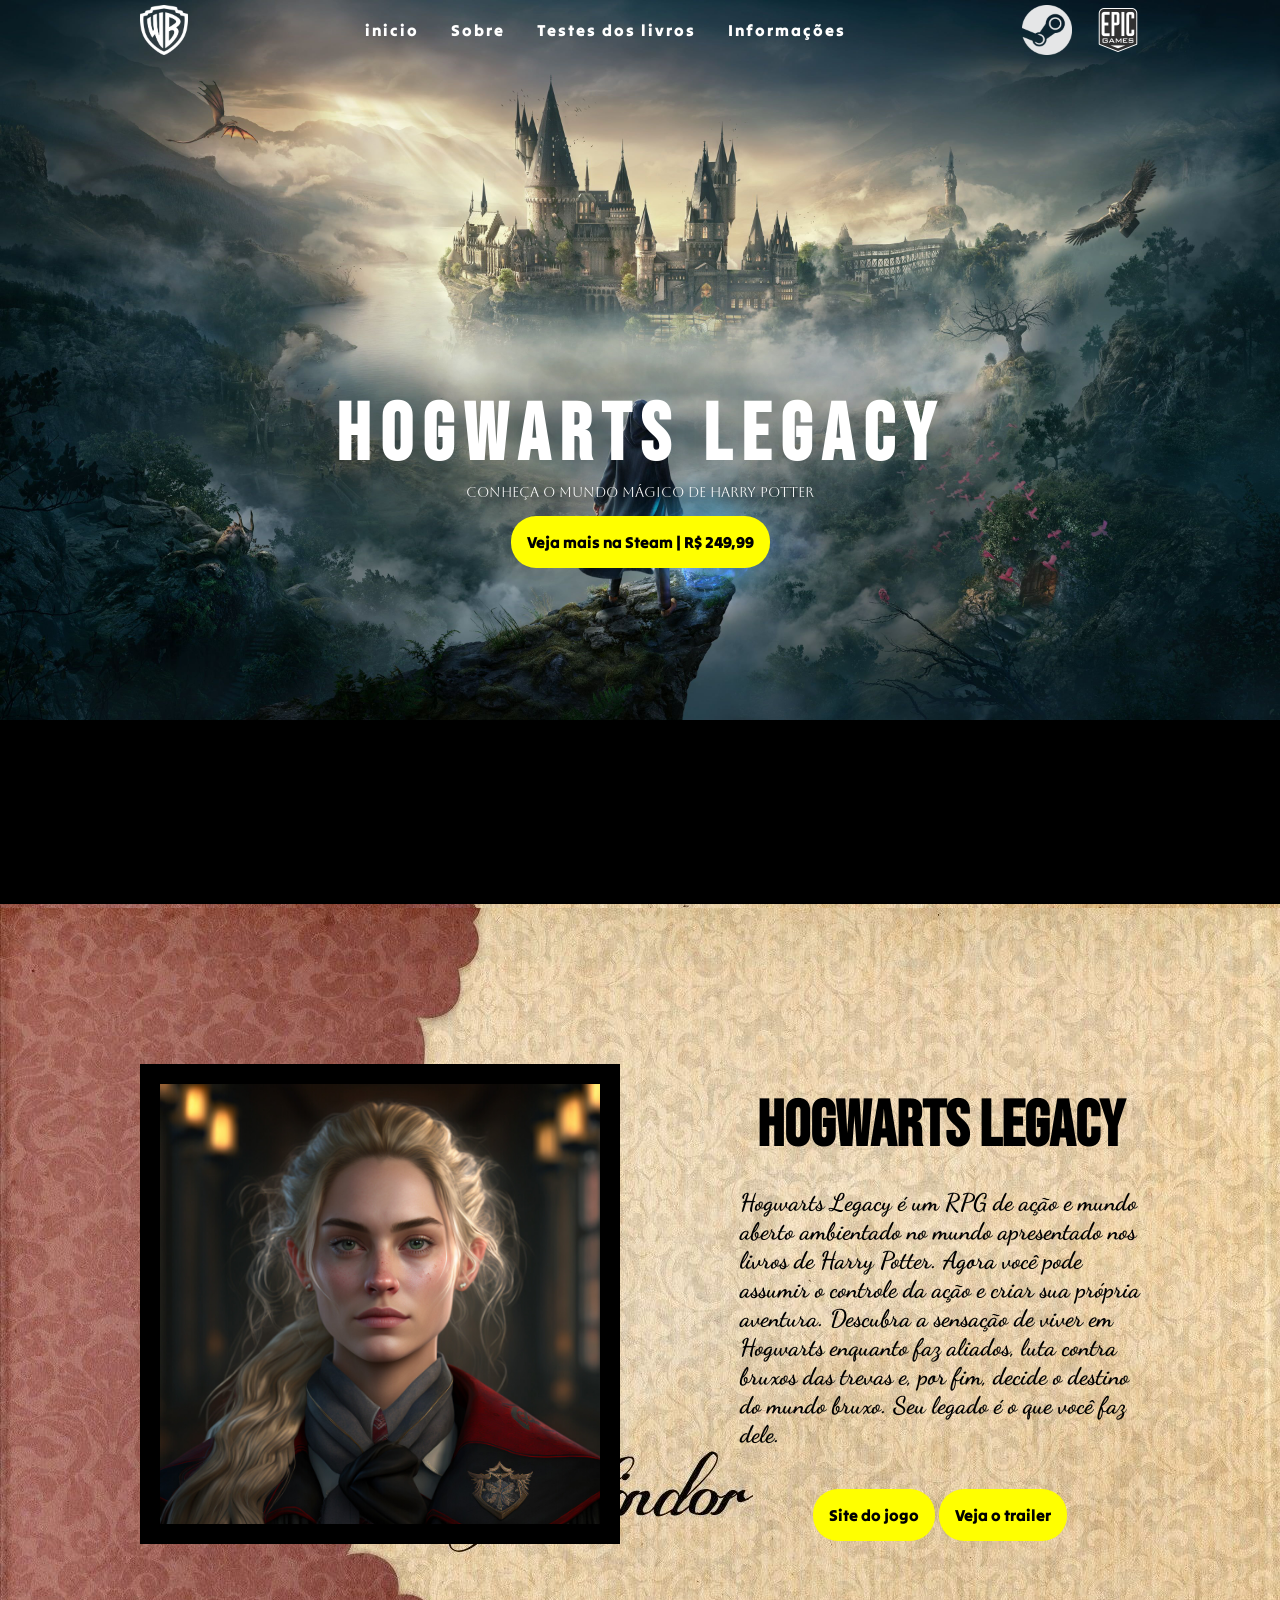
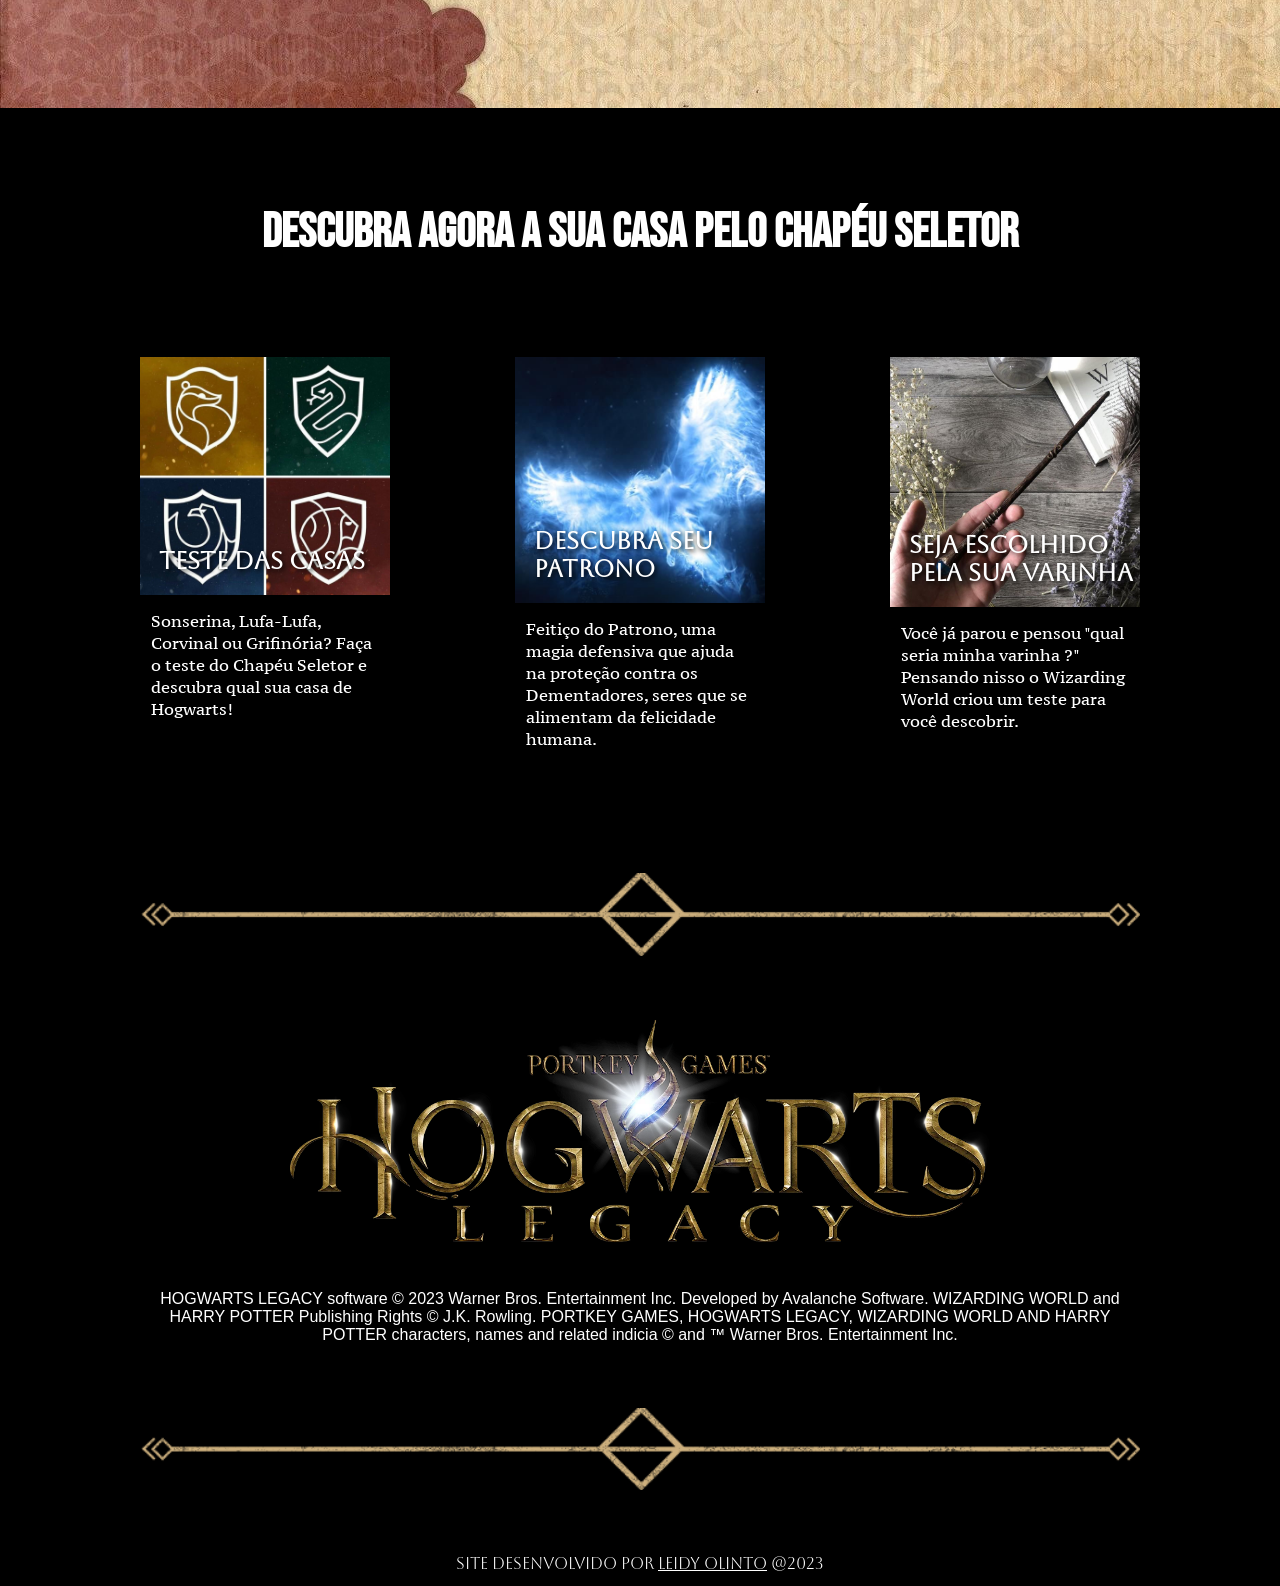
<file: index.html>
<!DOCTYPE html>
<html lang="pt-br">
<head>
    <meta charset="UTF-8">
    <meta http-equiv="X-UA-Compatible" content="IE=edge">
    <meta name="viewport" content="width=device-width, initial-scale=1.0">
    <link rel="stylesheet" href="./css/style.css">
    <link rel="stylesheet" href="./css/responsividade.css">
    <link rel="shortcut icon" href="./img/favicon.ico" type="image/x-icon">
    <title>Hogwarts Legacy</title>
</head>
<body onresize="verificaMenu()">
    <!-- accio desenvolvedor!! -->
    <header id="menu">
        <img class="remove-img" src="./img/pngwing.com.png" alt="logo warner bros">
        <nav>
            <ul class="lista">
                <li><a href="#inicio">inicio</a></li>
                <li><a href="#sobre">Sobre</a></li>
                <li><a href="#testes">Testes dos livros</a></li>
                <li><a href="#info">Informações</a></li>
            </ul>
        </nav>
        <div class="header-imgs">
            <a href="https://store.steampowered.com/app/990080/Hogwarts_Legacy/" 
            target="_blank">
            <abbr title="ver jogo na loja da steam"><img 
                src="./img/pngwing.com (1).png" alt="logo steam">
            </abbr>
        </a>
            <a href="https://store.epicgames.com/pt-BR/p/hogwarts-legacy"
                target="_blank">
                <abbr title="ver jogo na loja da epic games">
                <img src="./img/pngwing.com (2).png" 
                alt="logo epic">
            </abbr>
        </a>
        </div>
    </header>
    <div class="menu-mobile" id="botao-responsivo">
        <div class="line1 linha"></div>
        <div class="line2 linha"></div>
        <div class="line3 linha"></div>
    </div>
    <main>
        <section class="inicio" id="inicio">
            <div class="container-inicio">
                <div class="inicio-introducao">
                    <h1>HOGWARTS LEGACY</h1>
                    <p>conheça o mundo mágico de Harry Potter</p>
                </div>
                <a href="https://store.steampowered.com/app/990080/Hogwarts_Legacy/"
                 target="_blank" class="btn-amarelo">Veja mais na Steam | R$ 249,99</a>
            </div>
        </section>
        <section class="sobre" id="sobre">
            <div class="container-sobre">
                <abbr title="customização de possivel protagonista do jogo">
                    <img class="imagem" src="./img/Hogwarts Legacy, Artintelart.png"
                     alt="imagem aluna hogwarts legacy">
                    </abbr>
                <article class="info-sobre">
                    <h1>Hogwarts Legacy</h1>
                    <p>
                        Hogwarts Legacy é um RPG de ação e mundo aberto
                         ambientado no mundo apresentado nos livros de Harry Potter.
                          Agora você pode assumir o controle da ação e criar sua própria aventura.
                           Descubra a sensação de viver em Hogwarts enquanto faz aliados,
                            luta contra bruxos das trevas e, por fim, decide o destino do mundo bruxo. 
                            Seu legado é o que você faz dele.
                    </p>
                    <div class="ancora-info">
                        <a href="https://www.hogwartslegacy.com/pt-br" 
                        target="_blank" class="btn-amarelo">Site do jogo</a>
                        <a class="btn-amarelo botao-trailer">Veja o trailer</a>
                    </div>
                   
                    <div class="modal">
                        <div class="conteudo-modal">
                            <span class="fechar-modal">X</span>
                            <iframe id="video" width="560" height="315" 
                            src="https://www.youtube.com/embed/78CP8na1Fpo" 
                            title="trailer oficial" 
                            frameborder="1" 
                            allow="accelerometer; autoplay; clipboard-write;
                             encrypted-media; gyroscope; picture-in-picture"
                            allowfullscreen>
                        </iframe>
                        </div>
                    </div>
                </article>
            </div>
        </section>
        <section class="testes">
            <div class="testes-titulo" id="testes">
                <h1 class="container-titulo">Descubra agora a sua casa pelo chapéu seletor</h1>
            </div>
            <aside class="cards-testes">
                <div class="card-hp">
                    <div class="card-hp-div">
                        <a href="https://my.wizardingworld.com/sorting-hat/question-1"
                        target="_blank">
                        <img class="img-card"
                         src="./img/download (5).jpeg" alt="Teste das Casas">
                        </a>
                        <h2>Teste das Casas</h2>
                    </div>
                    <p>Sonserina, Lufa-Lufa, Corvinal ou Grifinória? 
                         Faça o teste do Chapéu Seletor e descubra qual sua casa de Hogwarts!
                    </p>
                </div>
                <div class="card-hp">
                    <div class="card-hp-div">
                        <a href="https://my.wizardingworld.com/patronus" 
                            target="_blank">
                            <img class="img-card"
                            src="./img/Quiz_ What’s Your Harry Potter Patronus_.jpeg"
                            alt="Descubra seu Patrono">
                        </a>
                        <h2>Descubra seu Patrono</h2>
                    </div>
                    <p>Feitiço do Patrono, uma magia defensiva que 
                        ajuda na proteção contra os Dementadores, 
                        seres que se alimentam da felicidade humana.</p>
                </div>
                <div class="card-hp">
                    <div class="card-hp-div">
                        <a href="https://my.wizardingworld.com/wand/question-1"
                         target="_blank">
                         <img class="img-card" 
                         src="./img/download (6).jpeg"
                          alt="Seja escolhido pela sua varinha">
                        </a>
                        <h2>Seja escolhido pela sua varinha</h2>
                    </div>
                    <p>Você já parou e pensou "qual seria minha varinha ?"
                         Pensando nisso o Wizarding World criou um teste 
                         para você descobrir.</p>
                </div>
            </aside>
        </section>
        <section class="info" id="info">
            <div class="div-divisoria">
                <img class="divisoria" 
                src="./img/rule-a.png" 
                alt="divisoria hogwarts legacy">
            </div>
            <div class="info-container">
                <div class="info-img">
                    <img class="imagem-hogwarts" 
                    src="./img/hero-logo.png" 
                    alt="logo hogwarts legacy">
                </div>
                <p>HOGWARTS LEGACY software © 2023 Warner Bros.
                     Entertainment Inc. Developed by Avalanche Software.
                     WIZARDING WORLD and HARRY POTTER Publishing Rights © J.K.
                     Rowling. PORTKEY GAMES, HOGWARTS LEGACY, 
                    WIZARDING WORLD AND HARRY POTTER characters, names and related indicia
                     © and ™ Warner Bros. Entertainment Inc.</p>
            </div>
            <div class="div-divisoria">
                <img class="divisoria"
                 src="./img/rule-a.png"
                 alt="divisoria hogwarts legacy">
                </div>
        </section>
    </main>
    <footer>
        <p>site desenvolvido por <a href="https://www.linkedin.com/in/leidy-olinto-356b9391/" target="_blank">Leidy Olinto</a> <span>@2023</span></p>
    </footer>
    <script src="./js/javascript.js"></script>
</body>
</html>
</file>
<file: css/style.css>
@import url('https://fonts.googleapis.com/css2?family=Aboreto&display=swap');
@import url('https://fonts.googleapis.com/css2?family=Bebas+Neue&display=swap');
@import url('https://fonts.googleapis.com/css2?family=Tilt+Warp&display=swap');
@import url('https://fonts.googleapis.com/css2?family=Dancing+Script&display=swap');
@import url('https://fonts.googleapis.com/css2?family=PT+Serif+Caption&display=swap');

* {
    padding: 0;
    margin: 0;
    box-sizing: border-box;
}
:root {
    --corbranca: white;
    --corpreta: black;
    --coramarela: yellow;
    --fonte-aboreto: 'Aboreto', cursive;
    --fonte-bebas: 'Bebas Neue', cursive;
    --fonte-warp: 'Tilt Warp', cursive;
    --fonte-script: 'Dancing Script', cursive;
    --fonte-pt-caption: 'PT Serif Caption', serif;
    --tamanho-img-cards: 250px;
    --tamamho-img-cards-1024px: 200px;
}
html {
    scroll-behavior: smooth;
}
body {
    background: black url(../img/HD\ wallpaper_\ Hogwarts\ Legacy\,\ video\ games\,\ dragon\,\ owl\,\ Harry\ Potter\,\ birds.jpeg) top center no-repeat fixed;
    background-size: 100vw;
    z-index: -1;
    font-family: Arial, Helvetica, sans-serif;
}
header {
    display: flex;
    justify-content: space-between;
    max-width: 1000px;
    margin: auto;
}
header ul, header a {
    display: flex;
    justify-content: space-between;
    text-decoration: none;
    list-style: none;
    margin: auto;
    gap: 2em;
    color: var(--corbranca);
    transition: all .3s;
    cursor: pointer;
    font-family: var(--fonte-warp);
    letter-spacing: 2px;
}
header nav {
    margin: auto;
}
header a:hover {
    color: var(--coramarela);
}
header img {
    height: 50px;
    margin-top: 5px;
    transition: all .5s;
}
header img:hover {
    scale: .9;
}
.header-imgs {
    display: flex;
    gap: 1.5em;
}
.menu-mobile {
    cursor: pointer;
    display: none;
    background-color: black;
    position: fixed;
    z-index: 1002;
}
.menu-mobile .linha {
    width: 32px;
    height: 2px;
    background: var(--corbranca);
    margin: 10px;
    transform-origin: center;
    transition: all .5s ease-in-out;
}
.inicio {
    display: flex;
    align-items: center;
    justify-content: center;
    height: calc(100vh - 110px);
    max-width: 800px;
    margin: auto;
    text-align: center;
    margin-bottom: 55px;
}
.inicio h1 {
    color: var(--corbranca);
    font-size: 5rem;
    font-family: var(--fonte-bebas);
    letter-spacing: 10px;
    text-shadow: black 2px 2px 120px;
}
.inicio p {
    color: var(--corbranca);
    text-shadow: black 3px 3px 13px;
    font-family: var(--fonte-aboreto);
    font-size: .9rem;
}
.btn-amarelo {
    background-color: var(--coramarela);
    text-decoration: none;
    color: var(--corpreta);
    font-family: var(--fonte-warp);
    padding: 1em;
    transition: all .3s;
    border-radius: 25px;
}
.btn-amarelo:hover {
    background-color: rgb(211, 211, 0);
}
.inicio-introducao {
    padding: 2em 0;
    margin: auto;
}
.sobre {
    margin: auto;
    padding: 10em 0;
    background: var(--corbranca) url(../img/download\ \(3\).jpeg) left bottom repeat scroll;
    background-size: 100vw;
}
.container-sobre {
    display: flex;
    justify-content: space-between;
    align-self: center;
    max-width: 1000px;
    margin: auto;
}
.imagem {
    height: 30em;
    border: 20px solid black ;
}
.info-sobre {
    max-width: 400px;
    display: flex;
    flex-direction: column;
    justify-content: space-evenly;
    align-items: center;
}
.info-sobre h1 {
    font-family: var(--fonte-bebas);
    font-size: 4rem;
}
.info-sobre p {
    font-family: var(--fonte-script);
    font-size: 1.5rem;
    font-weight: bold;
}
.ancora-info {
    padding-top: 2em;
}
.modal {
    position: fixed;
    width: 100vw;
    height: 100vh;
    top: 0;
    left: 0;
    background-color: rgba(52, 52, 50, 0.749);
    visibility: hidden;
    z-index: 1001;
}
.conteudo-modal {
    display: flex;
    justify-content: center;
    align-items: center;
    flex-direction: column;
    height: 100vh;
    border-radius: 5px;
    gap: 15px;
}
.fechar-modal {
    background-color: rgb(255, 255, 255);
    font-weight: bold;
    font-size: 20px;
    width: 40px;
    text-align: center;
    cursor: pointer;
    border-radius: 10px;
}
.modal iframe {
    border-width: 0;
    width: 640px;
    height: 360px;
}
.modal.aberto {
    opacity: 1;
    visibility: visible;
}
.testes {
    background: rgb(0,0,0);
    background: linear-gradient(0deg, rgba(0,0,0,1) 0%, rgba(0,0,0,0.9094012605042017) 10%, rgba(0,0,0,0.7469362745098039) 30%, rgba(0,0,0,0.5816701680672269) 100%);
}
.container-titulo {
    text-align: center;
    color: var(--corbranca);
    font-family: var(--fonte-bebas);
    font-size: 3rem;
    padding: 2em 0;
}
.cards-testes {
    max-width: 1000px;
    margin: auto;
    display: flex;
    justify-content: space-between;
    padding-bottom: 3em;
}
.card-hp {
    position: relative;
    max-width: var(--tamanho-img-cards);
}
.card-hp-div {
    position: relative;
    transition: all .5s;
}
.card-hp-div:hover {
    scale: 1.05;
}
.img-card {
    width: var(--tamanho-img-cards);
}
.card-hp h2 {
    position: absolute;
    color: var(--corbranca);
    bottom: 1em;
    left: .8em;
    font-family: var(--fonte-aboreto);
    text-shadow: black 2px 2px 5px;
}
.card-hp p {
    font-family: var(--fonte-pt-caption);
    color: var(--corbranca);
    padding: .7em;
    text-align: start;
}
.info {
    background-color: var(--corpreta);
    padding: 4em 0;
}
.div-divisoria {
    display: flex;
    justify-content: center;
    margin: auto;
    max-width: 1000px;
}
.divisoria {
    width: 100%;
}
.info-container {
    max-width: 1000px;
    display: flex;
    flex-direction: column;
    justify-content: center;
    margin: auto;
    padding: 4em 0;
}
.info-img {
    display: flex;
    justify-content: center;
    margin: auto;
    padding-bottom: 3em;
}
.imagem-hogwarts {
    width: 70%;
    margin: auto;
}
.info-container p {
    color: var(--corbranca);
    text-align: center;
}
footer {
    background-color: var(--corpreta);
    height: 2em;
}
footer p, footer a {
    color: var(--corbranca);
    text-align: center;
    font-family: var(--fonte-aboreto);
    transition: all .5s;
}
footer a:hover {
    color: var(--coramarela);
}
</file>
<file: css/responsividade.css>
@media (max-width: 1024px) {
  body {
      background-size: 150vw;
  }
  .container-sobre {
      justify-content: space-evenly;
      align-items: center;
  }
  .imagem {
      height: 20rem;
  }
  .container-titulo{
      font-size: 2.5rem;
  }
  .cards-testes{
      flex-wrap: wrap;
      justify-content: space-evenly;
  }
  .card-hp, .img-card{
      width: var(--tamamho-img-cards-1024px);
  }
  .info-container p {
      max-width: 80vw;
      margin: auto;
  }
  .div-divisoria {
      width: 80vw;
  }
}
@media (max-width: 755px){
  .container-sobre, .cards-testes {
      flex-direction: column;
      align-items: center;
  }
  .img-card {
      width: var(--tamanho-img-cards);
  }
  .card-hp{
      width: var(--tamanho-img-cards);
      margin-bottom: 2em;
  }
  .container-titulo{
      font-size: 2rem;
  }
}
@media (max-width: 700px) {
  header ul, header a, header, .header-imgs {
      text-align: center;
      flex-direction: column;
  }
  header {
      display: none;
      height: 100%;
      width: 100%;
      background-color: rgba(0, 0, 0, 0.918);
      backdrop-filter: blur(3px);
      position: fixed;
      z-index: 1001;
  }
  .header-imgs {
      margin-bottom: 50px;
  }
  .menu-mobile {
      display: block;
      right: 10px;
      top: 10px;
      border-radius: 8px;
  }
  .remove-img{
      display: none;
  }
  .inicio {
      height: calc(100vh - 48px);
  }
  .info-sobre h1, .info-sobre p {
      text-align: center;
  }
  .info-sobre p {
      text-shadow: white 2px 2px 10px;
  }
  .modal .fechar-modal {
      width: 30px;
      line-height: 30px;
  }
  .container .personagem {
      height: 330px;
  }
  .modal #video {
      width: 300px;
      height: 169px;
  }
  footer {
      height: 4em;
  }
}
@media (max-width: 350px) {
  .inicio h1 {
      font-size: 4rem;
  }
  .inicio p {
      font-size: .8rem;
  }
  .imagem {
      height: 15em;
  }
}
@media (orientation: portrait) {
  body{
      background: black url(../img/HD\ wallpaper_\ Hogwarts\ Legacy\,\ video\ games\,\ dragon\,\ owl\,\ Harry\ Potter\,\ birds.jpeg) center center repeat fixed;
      background-size: 500vw;
  }
}
</file>
